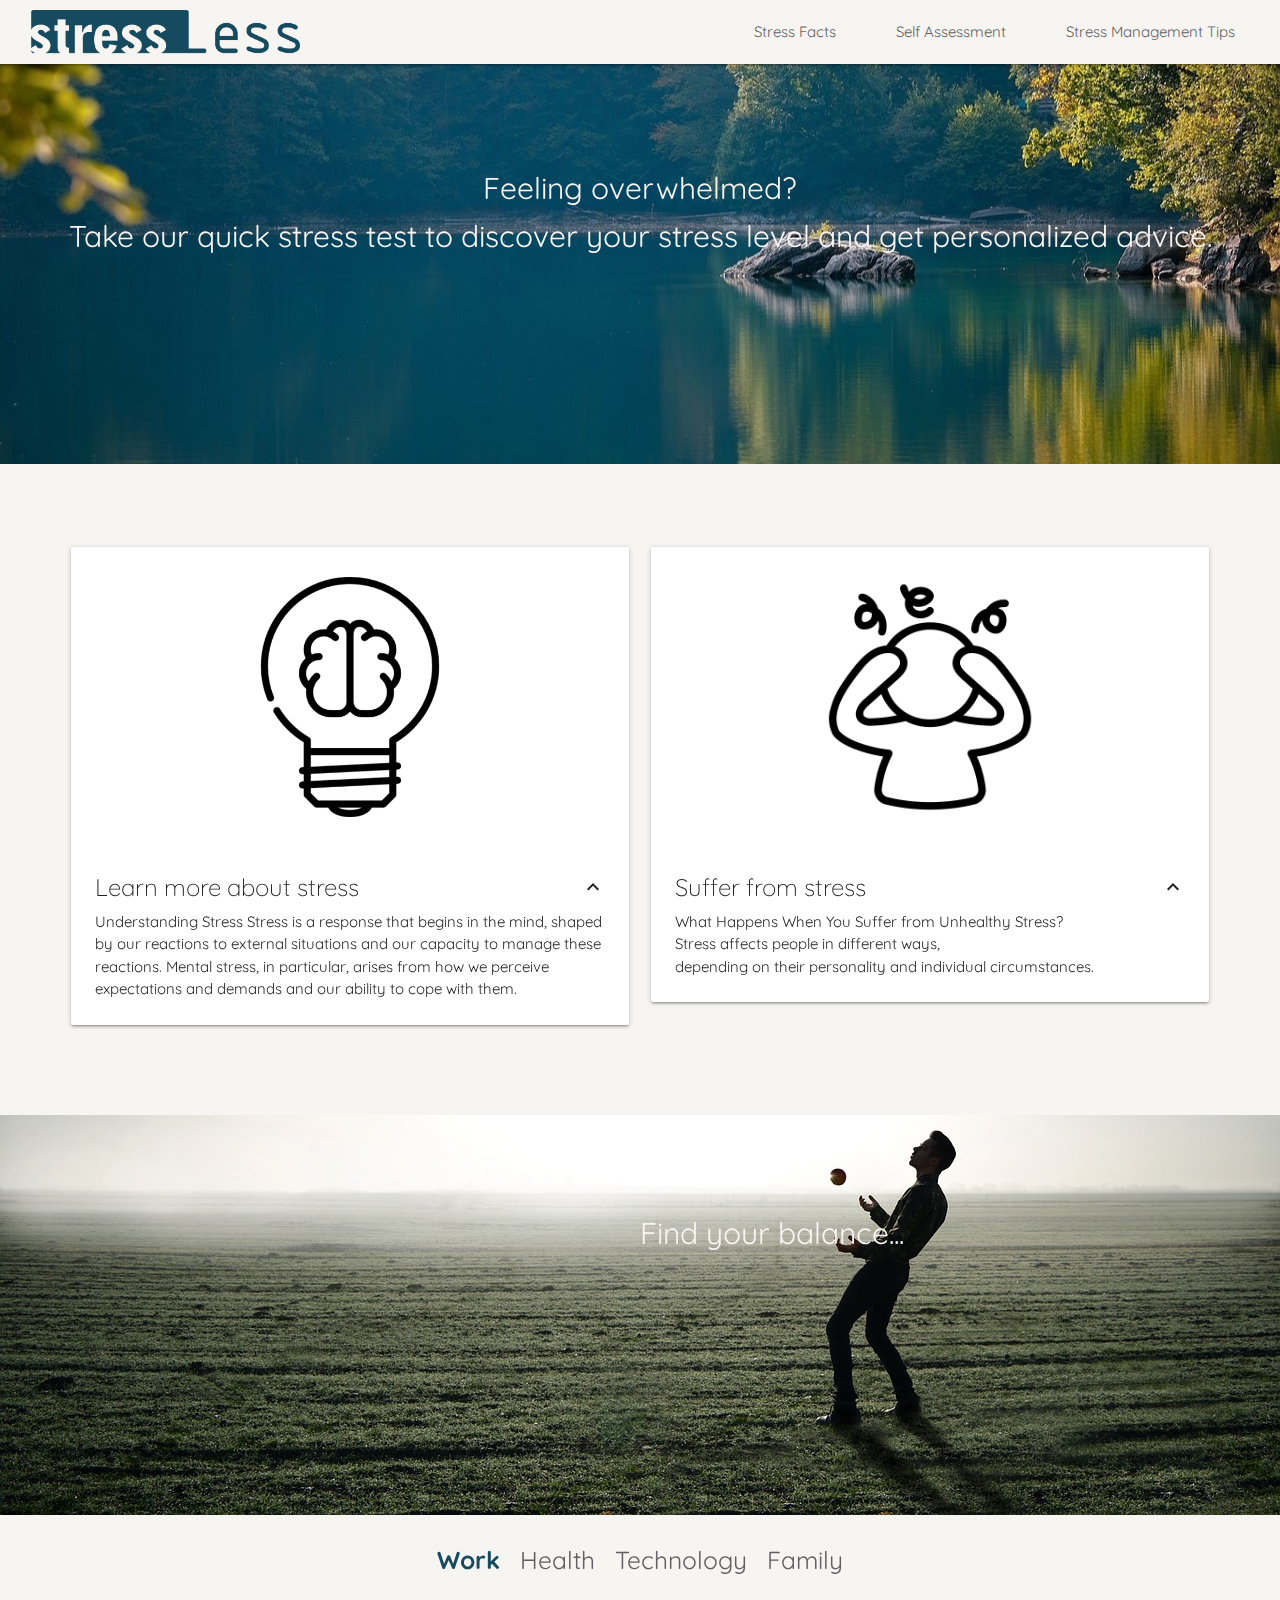
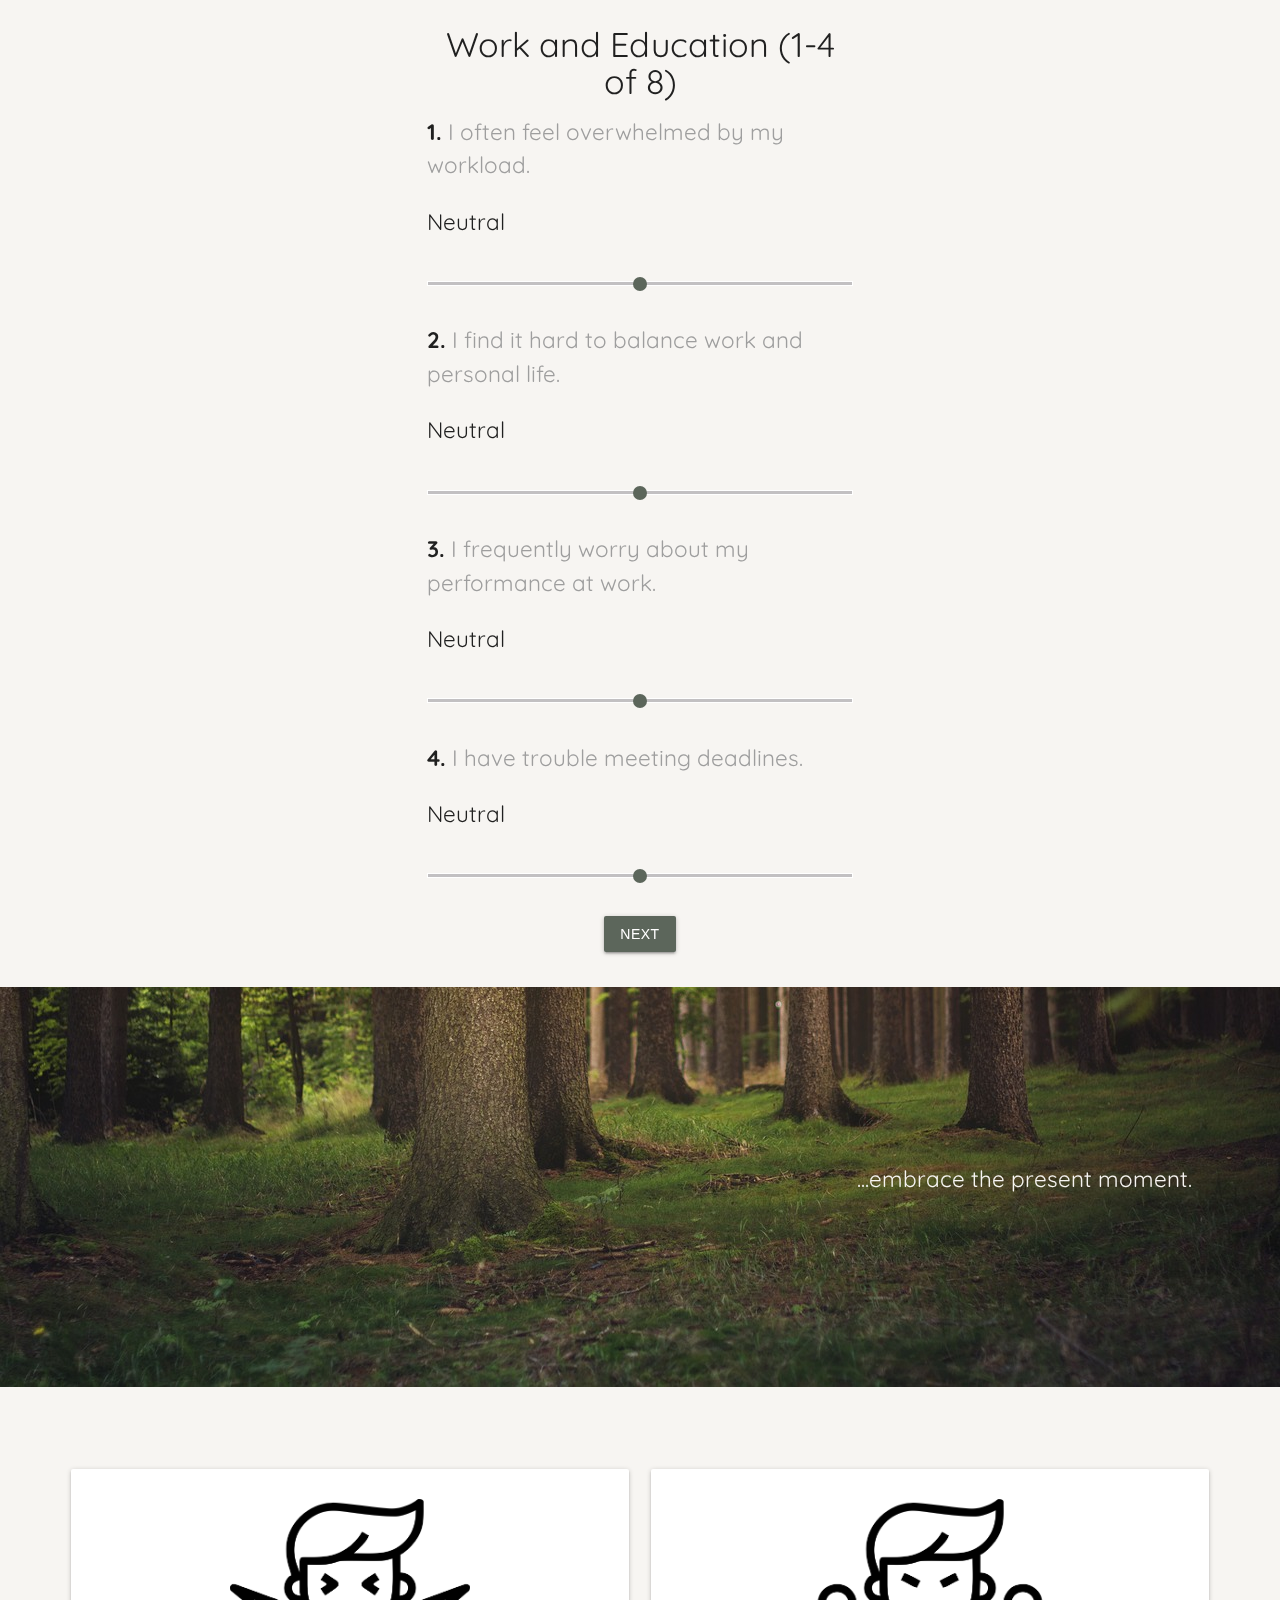
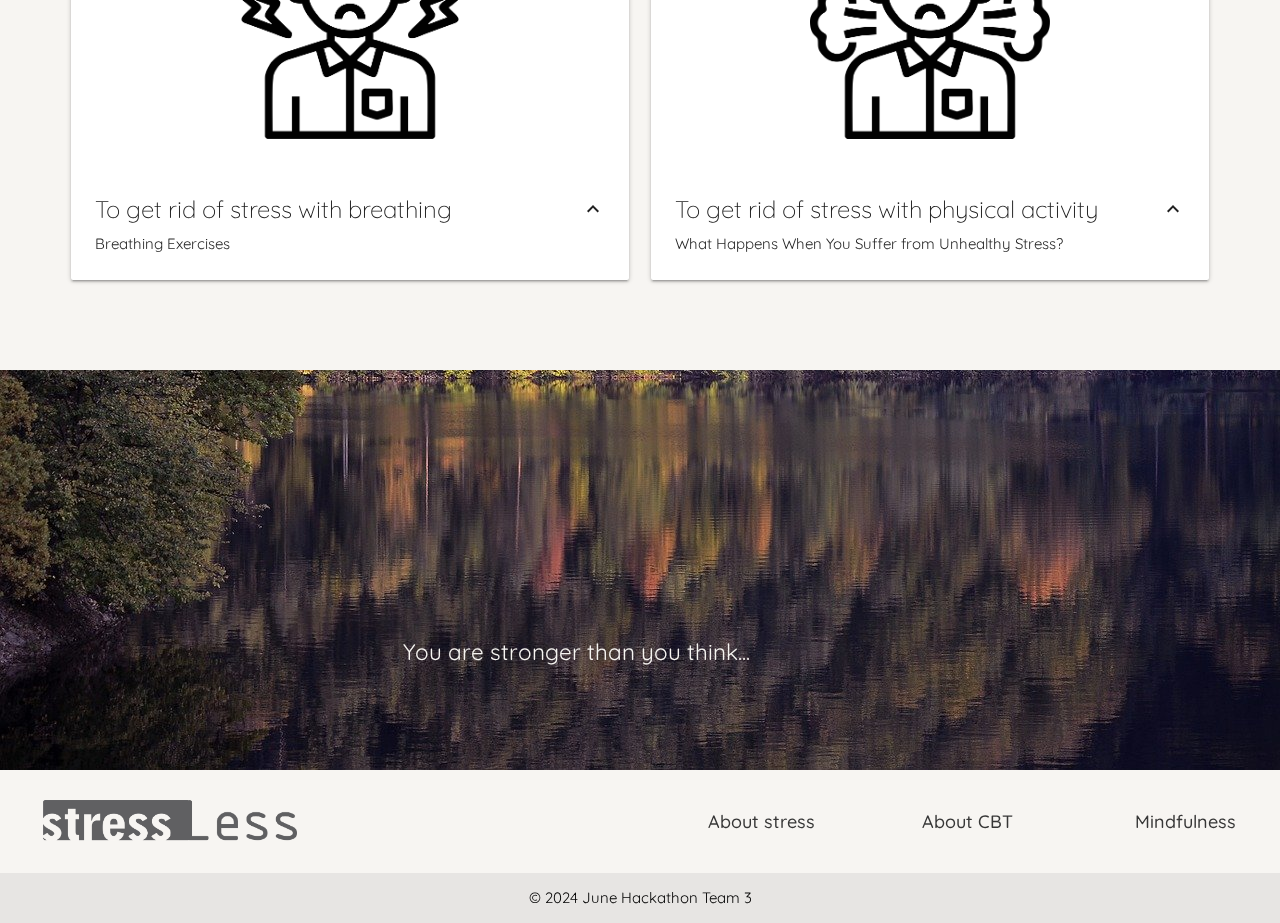
<file: index.html>
<!DOCTYPE html>
<html>
  <head>
    <meta charset="UTF-8" />
    <meta name="viewport" content="width=device-width, initial-scale=1.0" />
    <title>StressLess</title>

    <!-- Materialize CSS -->
    <link
      rel="stylesheet"
      href="https://cdnjs.cloudflare.com/ajax/libs/materialize/1.0.0/css/materialize.min.css"
    />
    <link rel="stylesheet" href="assets/css/style.css">
    <link href="https://fonts.googleapis.com/icon?family=Material+Icons" rel="stylesheet">

    <!--Favicon-->
  <link rel="apple-touch-icon" sizes= "192x192" href="./assets/favicon/android-chrome-192x192.png">
   <link rel="icon" type="image/png" sizes= "512x512" href="./assets/favicon/android-chrome-512x512.png">
   <link rel="icon" type="image/png" sizes= "16x16" href="./assets/favicon/apple-touch-icon.png">
   <link rel="icon" type="image/png" sizes= "16x16" href="./assets/favicon/favicon-16x16.png">
   <link rel="icon" type="image/png" sizes= "32x32" href="./assets/favicon/favicon-32x32.png">

  </head>
  <body>
    <!-- Menu -->
    <nav>
      <div class="nav-wrapper">
        <a href="#!" class="brand-logo"><img class="logo" src="./assets/images/logo.png" alt="Stressless Logo"></a>
        <a href="#" data-target="mobile-demo" class="sidenav-trigger">
          <i class="material-icons green-text darken-4">menu</i> <!-- Hamburger icon -->
        </a>
        <ul class="right hide-on-med-and-down menu-text">
          <li><a href="#facts">Stress Facts</a></li>
          <li><a href="#assessment">Self Assessment</a></li>
          <li><a href="#tips">Stress Management Tips</a></li>
        </ul>
      </div>
    </nav>

    <ul class="sidenav" id="mobile-demo">
      <li><a href="#facts">Stress Facts</a></li>
      <li><a href="#assessment">Self Assessment</a></li>
      <li><a href="#tips">Stress Management Tips</a></li>
    </ul>

    <!-- First background image -->
    <div class="parallax-container">
      <div class="parallax first-image">
        <img src="./assets/images/img-1.jpg" alt="Lake"/>
      </div>
      <div class="text-1">
      <h2>Feeling overwhelmed?</h2>
      <h2>Take our quick stress test to discover
        your stress level and get personalized advice.</h2>
      </div>
    </div>

    <!-- Stress Facts Section -->
    <div class="section solid-background" id="facts">
      <div class="row card-position">
        <!-- Column for first fact card  -->
        <div class="col s12 m6">
          <div class="card">
            <div class="card-image">
              <img
                class="activator"
                src="./assets/images/learn-about-stress.png" alt="Learn about stress"
              />
            </div>
            <div class="card-content">
              <span class="card-title activator grey-text text-darken-4"
                >Learn more about stress<i class="material-icons right">expand_less</i></span
              >
              <p >Understanding Stress

                Stress is a response that begins in the mind, shaped by our reactions to external situations
                and our capacity to manage these reactions.
                Mental stress, in particular, arises from how we perceive expectations and demands
                and our ability to cope with them.
                </p>
            </div>
            <div class="card-reveal">
              <span class="card-title grey-text text-darken-4"
                >Details about stress<i class="material-icons right">close</i></span
              >
              <p>Stress can be both beneficial and detrimental.<br>
                Experiencing both positive and negative stress is a normal part of life.<br>
                Positive stress can be beneficial, helping to boost productivity and provide stimulation, <br>
                preventing boredom and isolation.<br>
                Nonetheless, it is crucial to ensure periods of recovery and rest, even with positive stress.<br>
                Without proper rest, the body may exhibit physical symptoms as a reaction to sustained stress.<br>
                Stress factors come from different factors, such as:</p>
                <ul>
                <li>Work-related pressures</li>
               <li>Financial problems</li>
                <li>Major life changes</li>
                <li>Relationship issues</li>
                <li>Social media and technology</li>

                <p>You can also experience stress from:</p>

                <li>Personal attitudes</li>
                <li>Beliefs</li>
                <li>Expectations</li>
                <li>Perceptions</li>
              </ul>
              <p>
                As you see, there are things you can practice and process with your internal factors to help you handle stress.<br>
                By understanding the different facets of stress,
                you can create effective management strategies and navigate stress to maintain your overall well-being.</p>
            </div>
          </div>
        </div>
        <!-- Column for second fact card -->
        <div class="col s12 m6">
          <div class="card">
            <div class="card-image">
              <img
                class="activator"
                src="./assets/images/suffer-from-stress.png" alt="Suffer From stress"
              />
            </div>
            <div class="card-content">
              <span class="card-title activator grey-text text-darken-4"
                >Suffer from stress<i class="material-icons right">expand_less</i></span
              >
              <p >What Happens When You Suffer from Unhealthy Stress? <br>
                Stress affects people in different ways,<br>
                depending on their personality and individual circumstances.
                </p>
            </div>
            <div class="card-reveal">
              <span class="card-title grey-text text-darken-4" id="details"
                >Here are some common reactions to stress:<i class="material-icons right">close</i></span
              >
              <p>
                Fight or Flight Response<br>
                Activation: You might feel a surge of energy and become hyperactive.<br>
                Emotional Responses: Feelings of fear and anxiety are common.<br>
                Cognitive Effects: You may experience a loss of concentration and memory issues.<br>
                Sleep Disturbance: It's common to have trouble sleeping, such as difficulty falling asleep or staying asleep.<br>

                <br>Freeze Response
                Immobility: You might feel paralyzed and extremely tired.<br>
                Emotional Impact: Depression can set in, accompanied by a loss of concentration and memory problems.<br>
                Sleep Issues: Sleep disturbances are also typical in this response.<br>
                Long-term Effects of Chronic Stress<br>
                When stress is prolonged, it can disrupt your body's hormone system, leading to various physical and mental health issues:<br>
              </section>
                 <section>
                Hormonal Imbalance:<br>
                 Chronic stress affects the balance of hormones in your body, which can lead to physical pain.<br>
                Brain Changes: Stress can cause changes in the brain, affecting areas responsible for learning, memory, and emotional regulation.<br>
                Learning and Memory: Stress can impair your ability to learn and remember information.<br>
                Sensitivity to Stress: You may become more sensitive to stress over time.<br>
                Mental Health: There is an increased risk of depression, anxiety, and other mental health issues.<br>
                Importance of Self-care<br>
                Understanding the effects of stress is crucial. It highlights the importance of preventive measures and self-care.<br>
                Taking care of yourself is vital for maintaining a balanced and enjoyable life. <br>
                Make sure to prioritize your well-being and address stress proactively to prevent its harmful effects.<br>
              </section>
               </p>
            </div>
          </div>
        </div>
      </div>
    </div>

    <!-- Second background image -->
    <div class="parallax-container">
      <div class="parallax">
        <img src="./assets/images/img-2.jpg" alt="Playing man"/>
      </div>
      <div class="text-2">
        <h2>Find your balance...</h2>
        </div>
    </div>

    <!-- Self Assessment Section -->
    <div class="section solid-background" id="assessment">
      <div class="row container">
        <div class="col s12 m8 l6 offset-m2 offset-l3">
          <div id="header_container">
            <h5 id="category_0" class="active_category">Work</h5>
            <h5 id="category_1" class="category_header">Health</h5>
            <h5 id="category_2" class="category_header">Technology</h5>
            <h5 id="category_3" class="category_header">Family</h5>
          </div>
        </div>
      </div>

      <div class="row container">
        <div class="col s12 m8 l6 offset-m2 offset-l3">

        <!-- Self assessments components -->

          <div class="question-container">
            <h4 class="center-align" id="category-heading"></h4>
            <div class="questions" id="question-form">

            </div>
            <div class="center-align">
                <button class="btn next-btn" id="next-button" onclick="nextQuestions()">Next</button>
            </div>
            <div class="center-align hidden" id="summary">
                <h5>Summary</h5>
                <p id="summary-text"></p>
            </div>
          </div>
        </div>
      </div>
    </div>

    <!-- Third background image -->
    <div class="parallax-container">
      <div class="parallax">
        <img src="./assets/images/img-3.jpg" alt="Trees"/>
      </div>
      <div class="text-3">
        <h2>...embrace the present moment.</h2>
        </div>
    </div>

    <!-- Stress Management Tips Section -->
    <div class="section solid-background" id="facts">
      <div class="row card-position">
        <!-- Column for generell tips  -->
        <div id="tips_1" class="col s12 m6 tips_active">
          <div class="card">
            <div class="card-image">
              <img
                class="activator"
                src="./assets/images/stress-tips-1.png" alt="Stress Icon"
              />
            </div>
            <div class="card-content">
              <span class="card-title activator grey-text text-darken-4"
                >To get rid of stress with breathing<i class="material-icons right">expand_less</i></span
              >
              <p >Breathing Exercises</p>
            </div>
            <div class="card-reveal">
              <span class="card-title grey-text text-darken-4"
                ><i class="material-icons right">close</i></span
              >
              <ul>
                <li>
                    <strong>Deep Breathing:</strong>
                    <ul>
                        <li>Sit comfortably with your back straight.</li>
                        <li>Breathe in deeply through your nose, allowing your abdomen to expand.</li>
                        <li>Hold your breath for a count of 4.</li>
                        <li>Exhale slowly through your mouth.</li>
                        <li>Repeat for 5-10 minutes.</li>
                    </ul>
                </li>
                <li>
                    <strong>4-7-8 Breathing:</strong>
                    <ul>
                        <li>Sit or lie down comfortably.</li>
                        <li>Inhale quietly through your nose for a count of 4.</li>
                        <li>Hold your breath for a count of 7.</li>
                        <li>Exhale completely through your mouth for a count of 8.</li>
                        <li>Repeat the cycle up to 4 times.</li>
                    </ul>
                </li>
                <li>
                    <strong>Box Breathing (Square Breathing):</strong>
                    <ul>
                        <li>Inhale through your nose for a count of 4.</li>
                        <li>Hold your breath for a count of 4.</li>
                        <li>Exhale through your mouth for a count of 4.</li>
                        <li>Hold your breath for a count of 4.</li>
                        <li>Repeat for 5-10 minutes.</li>
                    </ul>
                </li>
                <li>
                    <strong>Alternate Nostril Breathing (Nadi Shodhana):</strong>
                    <ul>
                        <li>Sit comfortably with your back straight.</li>
                        <li>Close your right nostril with your right thumb and inhale deeply through your left nostril.</li>
                        <li>Close your left nostril with your right ring finger, release your right nostril, and exhale through your right nostril.</li>
                        <li>Inhale through your right nostril.</li>
                        <li>Close your right nostril, release your left nostril, and exhale through your left nostril.</li>
                        <li>Continue alternating for 5-10 minutes.</li>
                    </ul>
                </li>
                <li>
                    <strong>Pursed Lip Breathing:</strong>
                    <ul>
                        <li>Inhale deeply through your nose for 2 counts.</li>
                        <li>Purse your lips as if you’re about to whistle.</li>
                        <li>Exhale slowly and gently through your pursed lips for 4 counts.</li>
                        <li>Repeat for 5-10 minutes.</li>
                    </ul>
                </li>
            </ul>
            </div>
          </div>
        </div>
        <!-- Column for second tips -->
        <div id="tips_2" class="col s12 m6 tips_active">
          <div class="card">
            <div class="card-image">
              <img
                class="activator"
                src="./assets/images/stress-tips-2.png" alt="Suffer from stress"
              />
            </div>
            <div class="card-content">
              <span class="card-title activator grey-text text-darken-4"
                >To get rid of stress with physical activity<i class="material-icons right">expand_less</i></span
              >
              <p >What Happens When You Suffer from Unhealthy Stress?</p>
            </div>
            <div class="card-reveal">
              <span class="card-title grey-text text-darken-4" id="details"
                ><i class="material-icons right">close</i></span
              >
              <ul>
                <li>
                    <strong>Go for a Walk or Run:</strong>
                    <p>Taking a walk or going for a run can help clear your mind and reduce stress. The fresh air and change of scenery can do wonders for your mood.</p>
                </li>
                <li>
                    <strong>Practice Yoga:</strong>
                    <p>Yoga combines physical movement with breathing exercises, helping to reduce stress and improve mental clarity. Even a short session can help you feel more relaxed.</p>
                </li>
                <li>
                    <strong>Dance it Out:</strong>
                    <p>Put on your favorite music and dance around. It's a fun way to get your heart rate up and release tension.</p>
                </li>
                <li>
                    <strong>Engage in Strength Training:</strong>
                    <p>Lifting weights or doing bodyweight exercises can help you focus on the present moment and release built-up stress. It's also a great way to boost your confidence and mood.</p>
                </li>
                <li>
                    <strong>Join a Sports Team or Class:</strong>
                    <p>Being part of a group activity like a sports team or fitness class can provide social support and a sense of community, both of which are great for reducing stress.</p>
                </li>
            </ul>

            </div>
          </div>
        </div>

        <!-- Tips 1  -->
        <div id="work_tips" class="col s12 m6 tips_inactive">
          <div class="card">
            <div class="card-image">
              <img
                class="activator"
                src="./assets/images/work.png" alt="Stress Icon"
              />
            </div>
            <div class="card-content">
              <span class="card-title activator grey-text text-darken-4"
                >Work and Education<i class="material-icons right">expand_less</i></span
              >
              <p >Click the arrow to get 4 tips on how to manage stress in the workplace and education.</p>
            </div>
            <div class="card-reveal">
              <span class="card-title grey-text text-darken-4"
                >Work and Education tips<i class="material-icons right">close</i></span
              >
              <ol>
                <li>
                  <h6>Time Management:</h6>
                  <ul>
                    <li>Try breaking down your tasks into smaller, manageable parts.</li>
                    <li>Use tools like calendars or task management apps to keep track of deadlines.</li>
                  </ul>
                </li>
                <li>
                  <h6>Work-Life Balance:</h6>
                  <ul>
                    <li>Make sure to set boundaries between work and personal life.</li>
                    <li>Take regular breaks during work to recharge.</li>
                  </ul>
                </li>
                <li>
                  <h6>Communication:</h6>
                  <ul>
                    <li>Speak with your supervisor or colleagues about your workload and any concerns you have.</li>
                    <li>Don’t hesitate to ask for help when you need it.</li>
                  </ul>
                </li>
                <li>
                  <h6>Mindfulness:</h6>
                  <ul>
                    <li>Practice mindfulness or meditation to reduce stress and improve focus.</li>
                    <li>Consider joining a support group or seeking counseling.</li>
                  </ul>
                </li>
              </ol>
            </div>
          </div>
        </div>

        <!-- Tips 2  -->
        <div id="health_tips" class="col s12 m6 tips_inactive">
          <div class="card">
            <div class="card-image">
              <img
                class="activator"
                src="./assets/images/health.png" alt="Stress Icon"
              />
            </div>
            <div class="card-content">
              <span class="card-title activator grey-text text-darken-4"
                >Health<i class="material-icons right">expand_less</i></span
              >
              <p >Click the arrow to get 4 tips on how to manage stress regarding health.</p>
            </div>
            <div class="card-reveal">
              <span class="card-title grey-text text-darken-4"
                >Health Tips<i class="material-icons right">close</i></span
              >
              <ol>
                <li>
                  <strong>Physical Activity:</strong>
                  <ul>
                    <li>Incorporate regular exercise into your routine to help reduce stress.</li>
                    <li>Even short walks or stretches can make a big difference.</li>
                  </ul>
                </li>
                <li>
                  <strong>Healthy Eating:</strong>
                  <ul>
                    <li>Maintain a balanced diet with plenty of fruits and vegetables.</li>
                    <li>Avoid excessive caffeine and sugar, which can increase anxiety.</li>
                  </ul>
                </li>
                <li>
                  <strong>Sleep:</strong>
                  <ul>
                    <li>Aim for 7-9 hours of sleep per night.</li>
                    <li>Establish a consistent sleep schedule and create a relaxing bedtime routine.</li>
                  </ul>
                </li>
                <li>
                  <strong>Medical Support:</strong>
                  <ul>
                    <li>Schedule regular check-ups with your healthcare provider.</li>
                    <li>If you have chronic conditions, follow your treatment plan and discuss any concerns with your doctor.</li>
                  </ul>
                </li>
              </ol>
            </div>
          </div>
        </div>

        <!-- Tips 3  -->
        <div id="social_tips" class="col s12 m6 tips_inactive">
          <div class="card">
            <div class="card-image">
              <img
                class="activator"
                src="./assets/images/social-media.png" alt="Stress Icon"
              />
            </div>
            <div class="card-content">
              <span class="card-title activator grey-text text-darken-4"
                >Social Media and Technology<i class="material-icons right">expand_less</i></span
              >
              <p >Click the arrow to get 4 tips on how to manage stress regarding Social Media and Technology</p>
            </div>
            <div class="card-reveal">
              <span class="card-title grey-text text-darken-4"
                >Social Media Tips<i class="material-icons right">close</i></span
              >
              <ol>
                <li>
                  <strong>Digital Detox:</strong>
                  <ul>
                    <li>Take regular breaks from social media and digital devices.</li>
                    <li>Set specific times of the day to check your social media accounts.</li>
                  </ul>
                </li>
                <li>
                  <strong>Privacy and Security:</strong>
                  <ul>
                    <li>Review your privacy settings on social media platforms to control who can see your information.</li>
                    <li>Be mindful of what you share online to avoid potential stress from privacy breaches.</li>
                  </ul>
                </li>
                <li>
                  <strong>Healthy Usage:</strong>
                  <ul>
                    <li>Limit your screen time and avoid using devices before bedtime.</li>
                    <li>Engage in offline activities that you enjoy, such as reading, hobbies, or outdoor activities.</li>
                  </ul>
                </li>
                <li>
                  <strong>Positive Interactions:</strong>
                  <ul>
                    <li>Follow accounts that inspire and uplift you, and unfollow those that cause stress or negativity.</li>
                    <li>Be mindful of cyberbullying and report any inappropriate behavior.</li>
                  </ul>
                </li>
              </ol>
            </div>
          </div>
        </div>

        <!-- Tips 3  -->
        <div id="family_tips" class="col s12 m6 tips_inactive">
          <div class="card">
            <div class="card-image">
              <img
                class="activator"
                src="./assets/images/relationship.png" alt="Stress Icon"
              />
            </div>
            <div class="card-content">
              <span class="card-title activator grey-text text-darken-4"
                >Family and Realations<i class="material-icons right">expand_less</i></span
              >
              <p >Click the arrow to get 4 tips on how to manage stress regarding Family and Realations</p>
            </div>
            <div class="card-reveal">
              <span class="card-title grey-text text-darken-4"
                >Family Tips<i class="material-icons right">close</i></span
              >
              <ol>
                <li>
                  <strong>Communication:</strong>
                  <ul>
                    <li>Practice open and honest communication with family members.</li>
                    <li>Set aside time to talk about any issues or concerns in a calm and respectful manner.</li>
                  </ul>
                </li>
                <li>
                  <strong>Support Systems:</strong>
                  <ul>
                    <li>Build a strong support network of friends and family.</li>
                    <li>Don’t hesitate to seek professional help if family dynamics are causing significant stress.</li>
                  </ul>
                </li>
                <li>
                  <strong>Boundaries:</strong>
                  <ul>
                    <li>Set healthy boundaries with family members to protect your personal space and mental health.</li>
                    <li>Learn to say no when necessary to avoid overcommitting yourself.</li>
                  </ul>
                </li>
                <li>
                  <strong>Quality Time:</strong>
                  <ul>
                    <li>Spend quality time with family members doing activities you all enjoy.</li>
                    <li>Create positive memories and strengthen your bonds through shared experiences.</li>
                  </ul>
                </li>
              </ol>
            </div>
          </div>
        </div>

      </div>
    </div>

    <!-- Fourth background image -->
    <div class="parallax-container">
      <div class="parallax">
        <img src="./assets/images/img-4.jpg" alt="Forest"/>
      </div>
      <div class="text-4">
        <h2>You are stronger than you think...</h2>
        </div>
    </div>

    <footer class="page-footer solid-background">
      <div class="row">
        <div class="col s12 m6">
            <img class="logo logo-bw" src="./assets/images/logo-bw.png" alt="StressLess Logo">
        </div>

        <div class="col s12 m2">
          <a href="https://www.helpguide.org/articles/stress/stress-management.htm" target="_blank" class="footer-text">
            <p>About stress</p></a>
      </div>
      <div class="col s12 m2">
        <a href="https://www.youtube.com/watch?v=Jz55Uk9EH6U" target="_blank" class="footer-text">
          <p>About CBT</p></a>
    </div>
    <div class="col s12 m2">
      <a href="https://mindfulness.com/mindful-living/mindfulness-a-beginners-guide" target="_blank" class="footer-text">
        <p>Mindfulness</p></a>
  </div>
      </div>

        <div class="footer-copyright">
        <div class="container center-align black-text">
        © 2024 June Hackathon Team 3

        </div>
      </div>
    </footer>

    <!-- JavaScript -->
    <script src="https://cdnjs.cloudflare.com/ajax/libs/materialize/1.0.0/js/materialize.min.js"></script>
    <script src="./assets/js/script.js"></script>
  </body>
</html>
</file>
<file: assets/css/style.css>
@import url("https://fonts.googleapis.com/css2?family=Quicksand:wght@300..700&display=swap");

:root {
  /* Fonts */
  --main-font: "Quicksand", "serif";

  /* Colors */
  --background: #f7f5f2;
  --grey: #606062;
  --black: #373737;
  --logo: #164a5f;
  --green: #5c665b;
}

body {
  font-family: var(--main-font);
}

/* Header */

.nav-wrapper {
  background-color: var(--background);
}

.menu-text li a {
  color: var(--grey);
  margin-right: 2rem;
}

.logo {
  width: 18rem;
  height: auto;
  margin-left: 2rem;
  margin-top: 0.65rem;
}

.solid-background {
  background-color: var(--background);
}

/* Main */

.text-1 h2 {
  font-size: 1.5rem;
  color: var(--background);
  text-align: center;
  padding: 0;
  margin: 0.2rem;
}

.text-1 {
  margin-top: 25%;
  padding: 1rem;
}

.text-2 h2 {
  font-size: 1.5rem;
  color: var(--background);
  margin-top: 70%;
  margin-left: 50%;
}

.text-3 h2 {
  font-size: 1.5rem;
  color: var(--background);
  text-align: center;
  padding: 0;
  margin-top: 12rem;
  margin-left: 10%;
}

.text-4 h2 {
  font-size: 1.5rem;
  color: var(--background);
  text-align: center;
  padding: 0;
  margin-top: 18rem;
  margin-right: 10%;
}

.card-position {
  margin: 2rem;
  padding: 2rem;
}

.card-image {
  width: 20rem;
  height: auto;
  margin: auto;
  padding: 2rem;
}

.questions {
  font-size: 1.5rem;
}

.next-btn {
  background-color: var(--green);
}

input[type="range"]::-webkit-slider-thumb {
  -webkit-appearance: none;
  appearance: none;
  background: var(--green);
}

.next-btn:hover {
  background-color: var(--grey);
  transform: scale(1.05);
}

.parallax-container {
  height: 400px;
}

/* .question-container {
    max-width: 600px;
    margin: 0 auto;
}
.question {
    display: flex;
    align-items: center;
    justify-content: space-between;
    margin-bottom: 20px;
} */
.question-number {
  font-weight: bold;
}

.hidden {
  display: none;
}

.center-align {
  text-align: center;
}

.emoji {
  font-size: 3rem;
}

#header_container {
  display: flex;
  flex-direction: row;
  align-items: center;
  justify-content: space-around;
}

.active_category {
  color: var(--logo);
  font-weight: 800;
}

.category_header {
  color: var(--grey);
}

/* Footer */

.footer-text {
  text-decoration: none;
  color: var(--black);
  font-size: 1rem;
  font-weight: 500;
}

.footer-text p {
  margin-left: 30%;
}

.logo-bw {
  width: 9rem;
  margin-left: 30%;
}

.tips_inactive {
  display: none;
}

.tips_active {
  display: block;
}

@media screen and (min-width: 767px) {
  .text-1 h2 {
    font-size: 1.5rem;
    margin-top: 1rem;
  }

  .text-1 {
    margin-top: 5rem;
    padding: 1.2rem;
  }

  .text-2 h2 {
    font-size: 1.5rem;
  }

  .text-2 {
    margin-top: -18rem;
  }

  .text-3 h2 {
    margin-left: 60%;
  }

  .logo-bw {
    width: 17rem;
    margin-left: 5%;
  }

  .footer-text {
    font-size: 1.2rem;
    font-weight: 500;
  }

  .footer-text:hover {
    font-weight: 700;
  }
}

@media screen and (min-width: 992px) {
  .text-1 h2 {
    font-size: 2rem;
  }

  .text-2 h2 {
    font-size: 2rem;
  }

  .text-2 {
    margin-top: -62%;
  }

  .text-4 h2 {
    margin-top: o;
    margin-right: 10%;
  }
}
</file>
